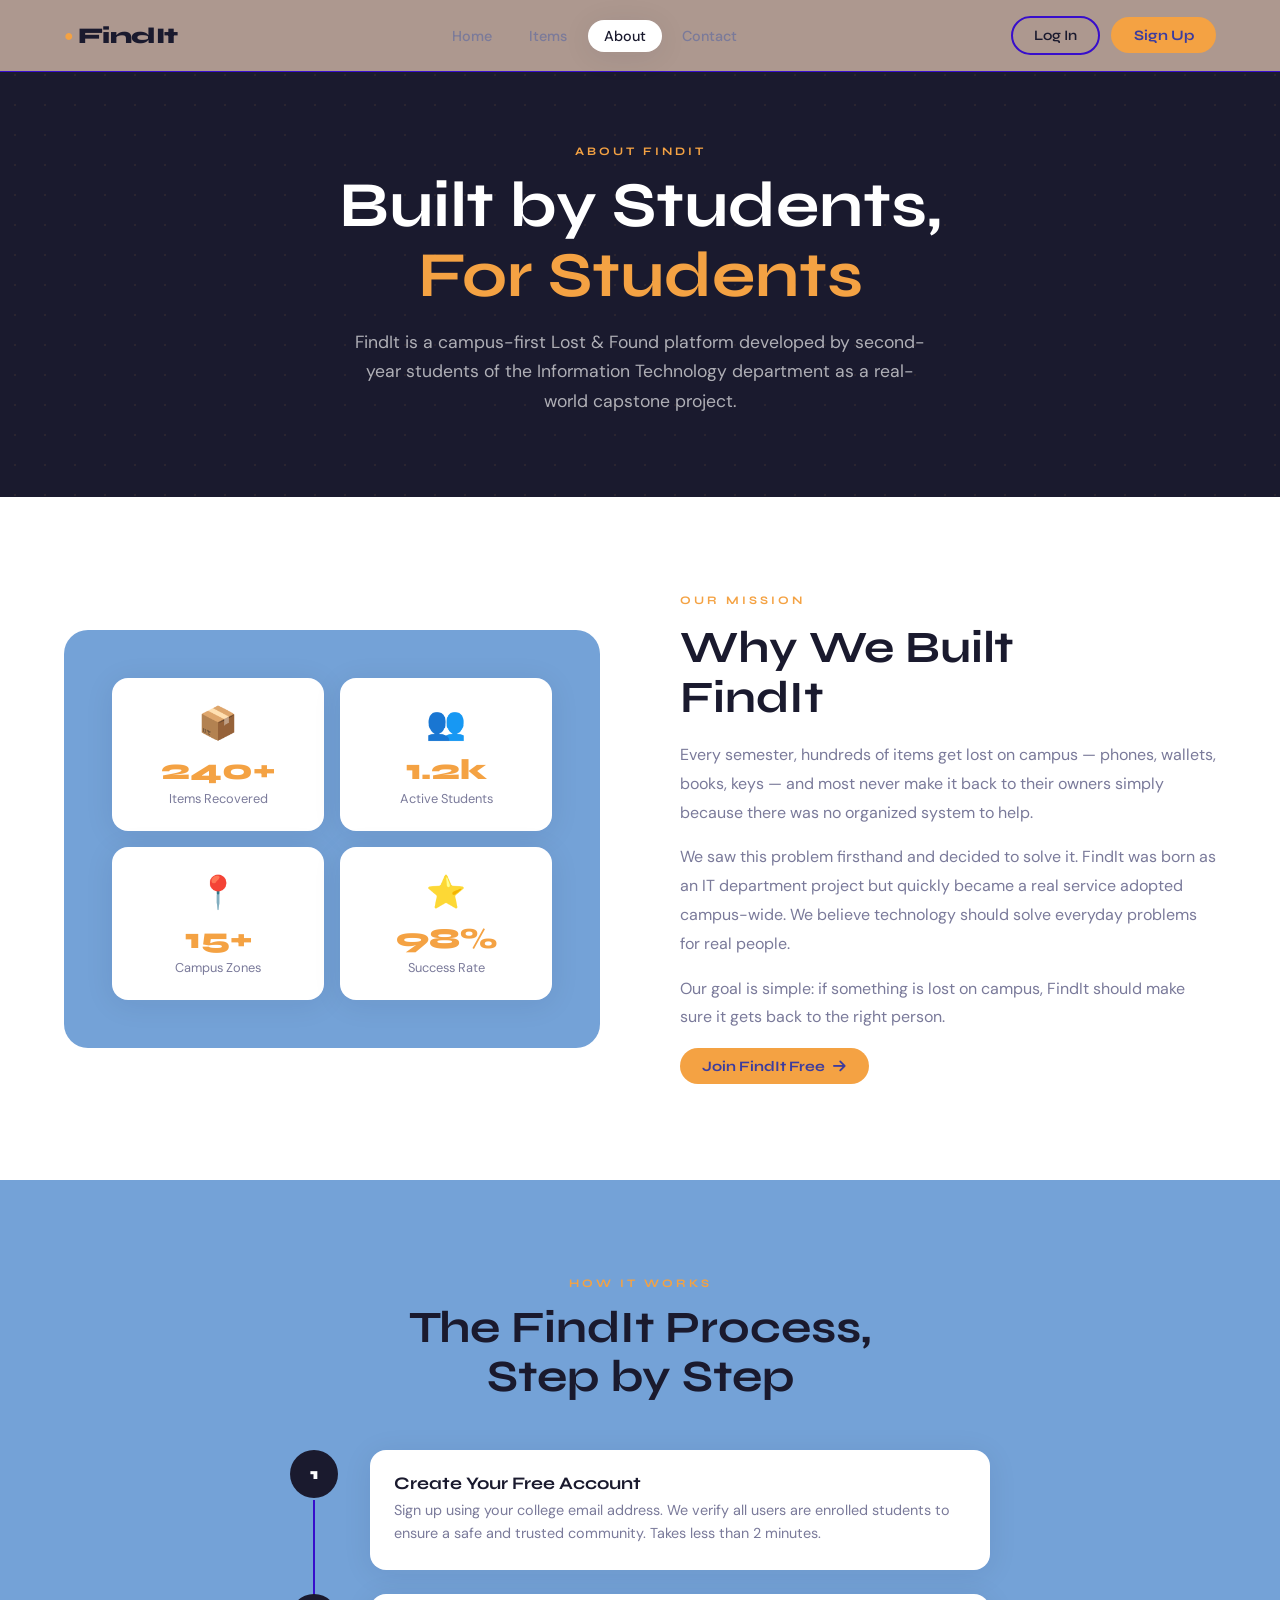
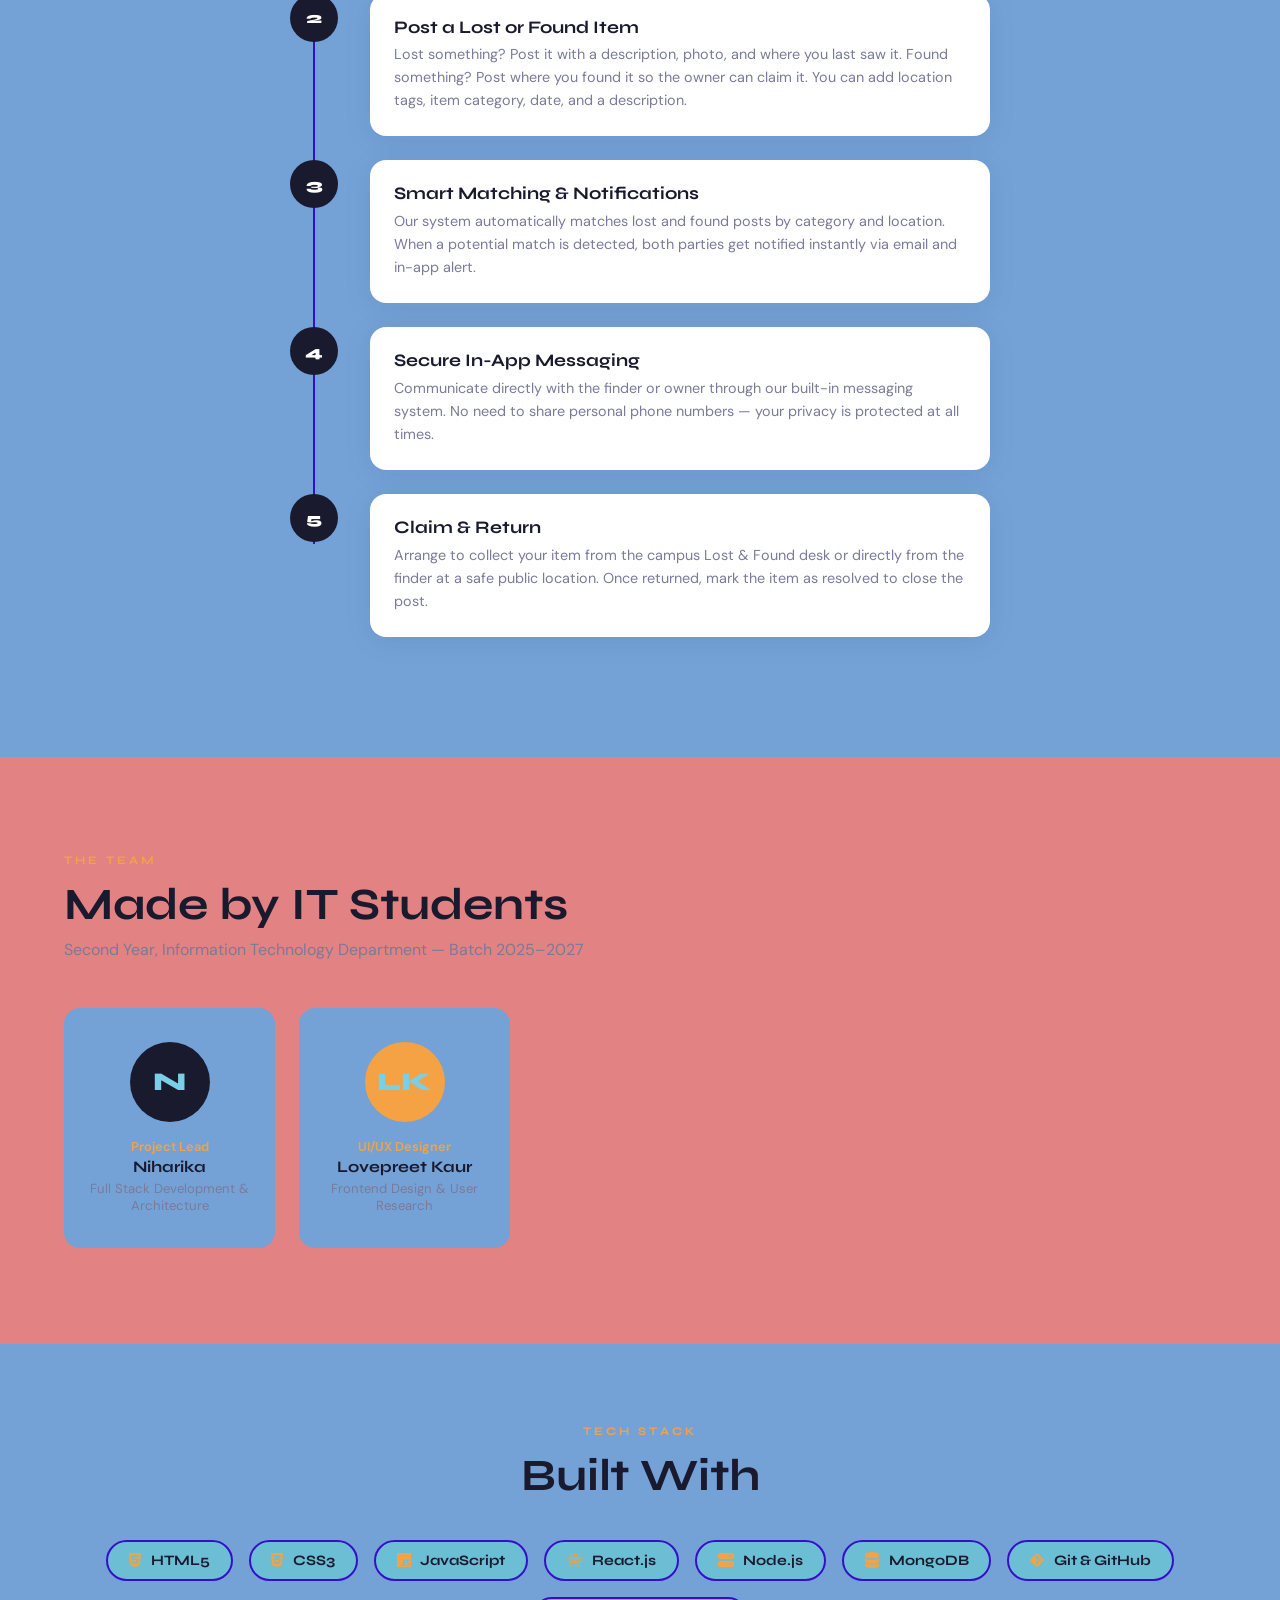
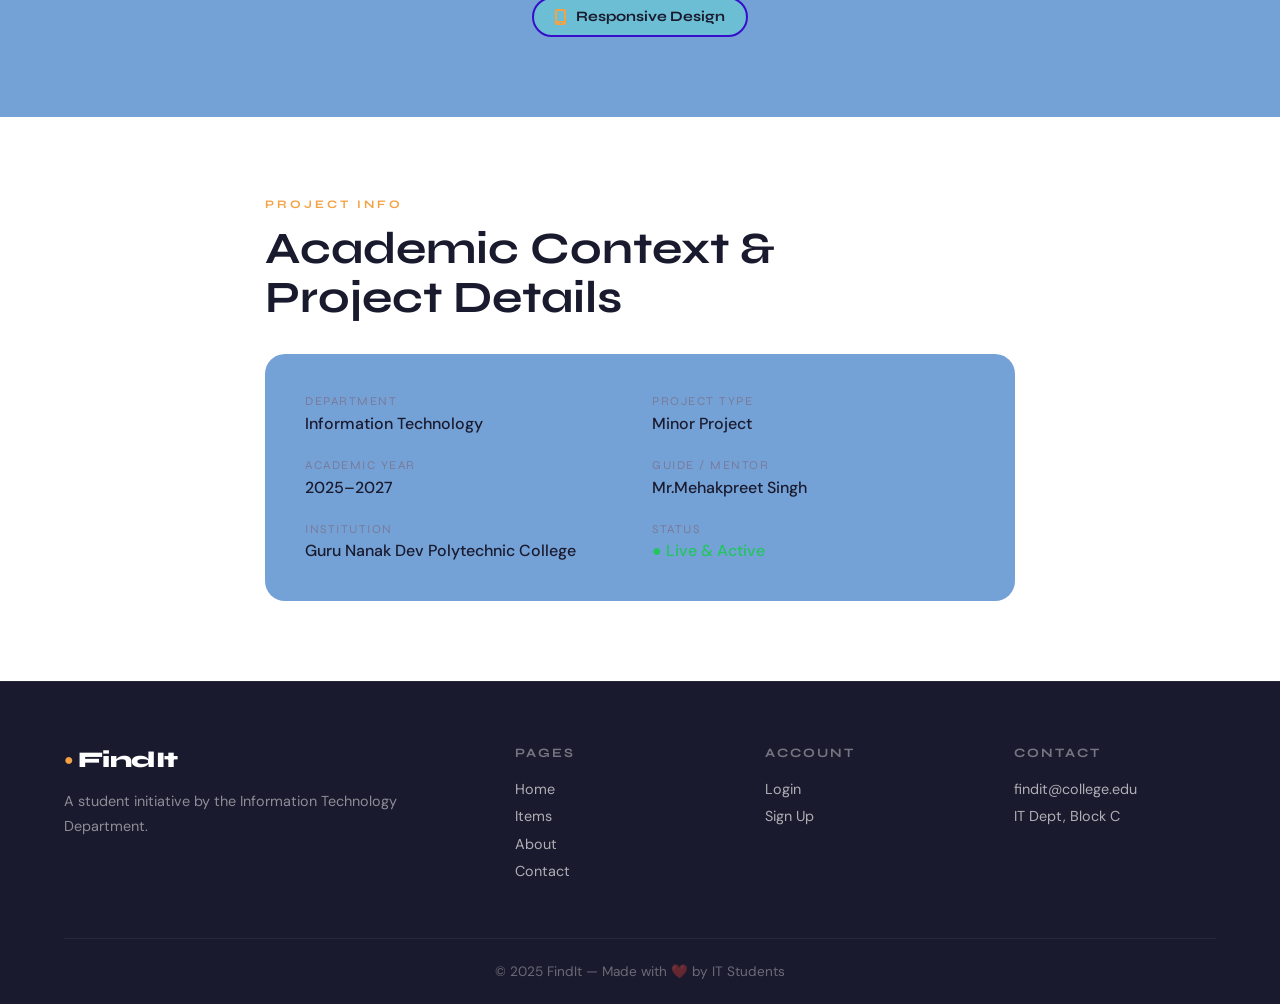
<file: about.html>
<!DOCTYPE html>
<html lang="en">
<head>
  <meta charset="UTF-8" />
  <meta name="viewport" content="width=device-width, initial-scale=1.0"/>
  <title>About – FindIt</title>
  <link rel="stylesheet" href="style.css" />
  <link href="https://fonts.googleapis.com/css2?family=Syne:wght@400;600;700;800&family=DM+Sans:ital,wght@0,300;0,400;0,500;1,300&display=swap" rel="stylesheet"/>
  <link rel="stylesheet" href="https://cdnjs.cloudflare.com/ajax/libs/font-awesome/6.5.0/css/all.min.css"/>
</head>
<body>

<nav class="navbar">
  <div class="nav-logo"><span class="dot">●</span> FindIt</div>
  <ul class="nav-links">
    <li><a href="index.html">Home</a></li>
    <li><a href="items.html">Items</a></li>
    <li><a href="about.html" class="active">About</a></li>
    <li><a href="contact.html">Contact</a></li>
  </ul>
  <div class="nav-actions">
    <a href="login.html" class="btn-outline">Log In</a>
    <a href="signup.html" class="btn-fill">Sign Up</a>
  </div>
  <button class="hamburger" onclick="toggleMenu()"><i class="fas fa-bars"></i></button>
</nav>
<div class="mobile-menu" id="mobileMenu">
  <a href="index.html">Home</a><a href="items.html">Items</a>
  <a href="about.html">About</a><a href="contact.html">Contact</a>
  <a href="login.html">Log In</a><a href="signup.html">Sign Up</a>
</div>

<!-- ABOUT HERO -->
<section class="about-hero">
  <div class="about-hero-content">
    <div class="section-label">ABOUT FINDIT</div>
    <h1>Built by Students,<br/><em style="color:var(--accent);font-style:normal">For Students</em></h1>
    <p>FindIt is a campus-first Lost & Found platform developed by second-year students of the Information Technology department as a real-world capstone project.</p>
  </div>
</section>

<!-- MISSION -->
<section class="about-mission">
  <div class="mission-visual">
    <div class="mission-stat-box">
      <div class="icon">📦</div>
      <span>240+</span><p>Items Recovered</p>
    </div>
    <div class="mission-stat-box">
      <div class="icon">👥</div>
      <span>1.2k</span><p>Active Students</p>
    </div>
    <div class="mission-stat-box">
      <div class="icon">📍</div>
      <span>15+</span><p>Campus Zones</p>
    </div>
    <div class="mission-stat-box">
      <div class="icon">⭐</div>
      <span>98%</span><p>Success Rate</p>
    </div>
  </div>
  <div class="mission-text">
    <div class="section-label">OUR MISSION</div>
    <h2>Why We Built<br/>FindIt</h2>
    <p>Every semester, hundreds of items get lost on campus — phones, wallets, books, keys — and most never make it back to their owners simply because there was no organized system to help.</p>
    <p>We saw this problem firsthand and decided to solve it. FindIt was born as an IT department project but quickly became a real service adopted campus-wide. We believe technology should solve everyday problems for real people.</p>
    <p>Our goal is simple: if something is lost on campus, FindIt should make sure it gets back to the right person.</p>
    <a href="signup.html" class="btn-fill">Join FindIt Free <i class="fas fa-arrow-right"></i></a>
  </div>
</section>

<!-- HOW IT WORKS DETAILED -->
<section class="how-works-section">
  <div class="section-label" style="text-align:center">HOW IT WORKS</div>
  <h2>The FindIt Process,<br/>Step by Step</h2>
  <div class="works-timeline">
    <div class="timeline-item">
      <div class="timeline-dot">1</div>
      <div class="timeline-content">
        <h4>Create Your Free Account</h4>
        <p>Sign up using your college email address. We verify all users are enrolled students to ensure a safe and trusted community. Takes less than 2 minutes.</p>
      </div>
    </div>
    <div class="timeline-item">
      <div class="timeline-dot">2</div>
      <div class="timeline-content">
        <h4>Post a Lost or Found Item</h4>
        <p>Lost something? Post it with a description, photo, and where you last saw it. Found something? Post where you found it so the owner can claim it. You can add location tags, item category, date, and a description.</p>
      </div>
    </div>
    <div class="timeline-item">
      <div class="timeline-dot">3</div>
      <div class="timeline-content">
        <h4>Smart Matching & Notifications</h4>
        <p>Our system automatically matches lost and found posts by category and location. When a potential match is detected, both parties get notified instantly via email and in-app alert.</p>
      </div>
    </div>
    <div class="timeline-item">
      <div class="timeline-dot">4</div>
      <div class="timeline-content">
        <h4>Secure In-App Messaging</h4>
        <p>Communicate directly with the finder or owner through our built-in messaging system. No need to share personal phone numbers — your privacy is protected at all times.</p>
      </div>
    </div>
    <div class="timeline-item">
      <div class="timeline-dot">5</div>
      <div class="timeline-content">
        <h4>Claim & Return</h4>
        <p>Arrange to collect your item from the campus Lost & Found desk or directly from the finder at a safe public location. Once returned, mark the item as resolved to close the post.</p>
      </div>
    </div>
  </div>
</section>

<!-- TEAM SECTION -->
<section class="team-section">
  <div class="section-label">THE TEAM</div>
  <h2>Made by IT Students</h2>
  <p>Second Year, Information Technology Department — Batch 2025–2027</p>
  <div class="team-grid">
    <div class="team-card">
      <div class="team-avatar" style="background:#1a1a2e">N</div>
      <p class="team-role">Project Lead</p>
      <h4>Niharika</h4>
      <p>Full Stack Development & Architecture</p>
    </div>
    <div class="team-card">
      <div class="team-avatar" style="background:#f4a243">LK</div>
      <p class="team-role">UI/UX Designer</p>
      <h4>Lovepreet Kaur</h4>
      <p>Frontend Design & User Research</p>
    </div>
    
  </div>
</section>

<!-- TECH STACK -->
<section class="tech-section">
  <div class="section-label" style="text-align:center">TECH STACK</div>
  <h2>Built With</h2>
  <div class="tech-chips">
    <div class="tech-chip"><i class="fab fa-html5"></i> HTML5</div>
    <div class="tech-chip"><i class="fab fa-css3-alt"></i> CSS3</div>
    <div class="tech-chip"><i class="fab fa-js"></i> JavaScript</div>
    <div class="tech-chip"><i class="fab fa-react"></i> React.js</div>
    <div class="tech-chip"><i class="fas fa-server"></i> Node.js</div>
    <div class="tech-chip"><i class="fas fa-database"></i> MongoDB</div>
  
    <div class="tech-chip"><i class="fab fa-git-alt"></i> Git & GitHub</div>
    
    <div class="tech-chip"><i class="fas fa-mobile-alt"></i> Responsive Design</div>
  </div>
</section>

<!-- PROJECT INFO -->
<section style="padding:5rem 5%;background:#fff">
  <div style="max-width:750px;margin:0 auto">
    <div class="section-label">PROJECT INFO</div>
    <h2 style="font-size:clamp(1.8rem,3.5vw,2.8rem);margin-bottom:2rem">Academic Context &<br/>Project Details</h2>
    <div style="background:var(--light-bg);border-radius:20px;padding:2.5rem;display:grid;grid-template-columns:1fr 1fr;gap:1.5rem">
      <div>
        <p style="font-family:'Syne',sans-serif;font-size:0.75rem;letter-spacing:1.5px;color:var(--muted);text-transform:uppercase;margin-bottom:0.3rem">Department</p>
        <p style="font-weight:500">Information Technology</p>
      </div>
      <div>
        <p style="font-family:'Syne',sans-serif;font-size:0.75rem;letter-spacing:1.5px;color:var(--muted);text-transform:uppercase;margin-bottom:0.3rem">Project Type</p>
        <p style="font-weight:500">Minor Project</p>
      </div>
      <div>
        <p style="font-family:'Syne',sans-serif;font-size:0.75rem;letter-spacing:1.5px;color:var(--muted);text-transform:uppercase;margin-bottom:0.3rem">Academic Year</p>
        <p style="font-weight:500">2025–2027</p>
      </div>
      <div>
        <p style="font-family:'Syne',sans-serif;font-size:0.75rem;letter-spacing:1.5px;color:var(--muted);text-transform:uppercase;margin-bottom:0.3rem">Guide / Mentor</p>
        <p style="font-weight:500">Mr.Mehakpreet Singh</p>
      </div>
      <div>
        <p style="font-family:'Syne',sans-serif;font-size:0.75rem;letter-spacing:1.5px;color:var(--muted);text-transform:uppercase;margin-bottom:0.3rem">Institution</p>
        <p style="font-weight:500">Guru Nanak Dev Polytechnic College</p>
      </div>
      <div>
        <p style="font-family:'Syne',sans-serif;font-size:0.75rem;letter-spacing:1.5px;color:var(--muted);text-transform:uppercase;margin-bottom:0.3rem">Status</p>
        <p style="font-weight:500;color:var(--green)">● Live & Active</p>
      </div>
    </div>
  </div>
</section>

<footer class="footer">
  <div class="footer-inner">
    <div class="footer-brand">
      <div class="nav-logo"><span class="dot">●</span> FindIt</div>
      <p>A student initiative by the Information Technology Department.</p>
    </div>
    <div class="footer-links"><h5>Pages</h5>
      <a href="index.html">Home</a><a href="items.html">Items</a>
      <a href="about.html">About</a><a href="contact.html">Contact</a>
    </div>
    <div class="footer-links"><h5>Account</h5>
      <a href="login.html">Login</a><a href="signup.html">Sign Up</a>
    </div>
    <div class="footer-links"><h5>Contact</h5>
      <a href="#">findit@college.edu</a><a href="#">IT Dept, Block C</a>
    </div>
  </div>
  <div class="footer-bottom"><p>© 2025 FindIt — Made with ❤️ by IT Students</p></div>
</footer>

<script src="script.js"></script>
</body>
</html>
</file>
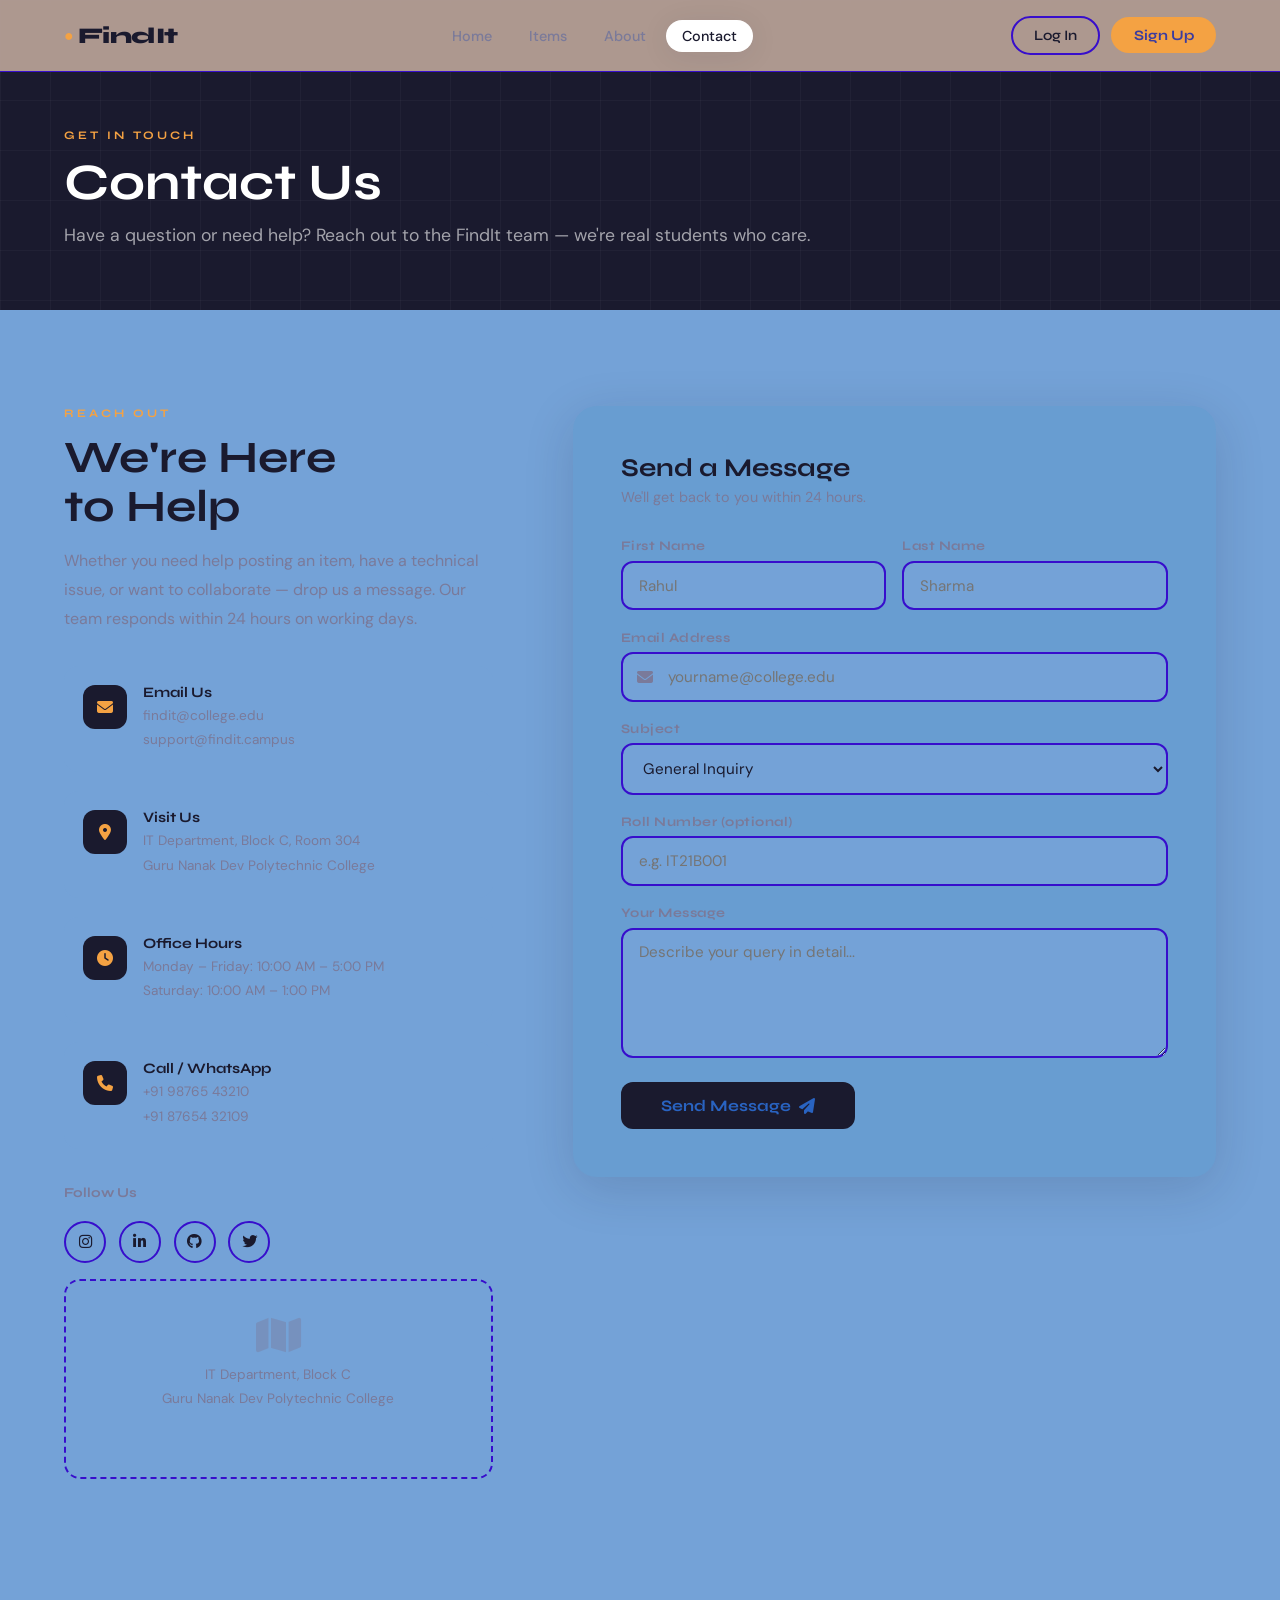
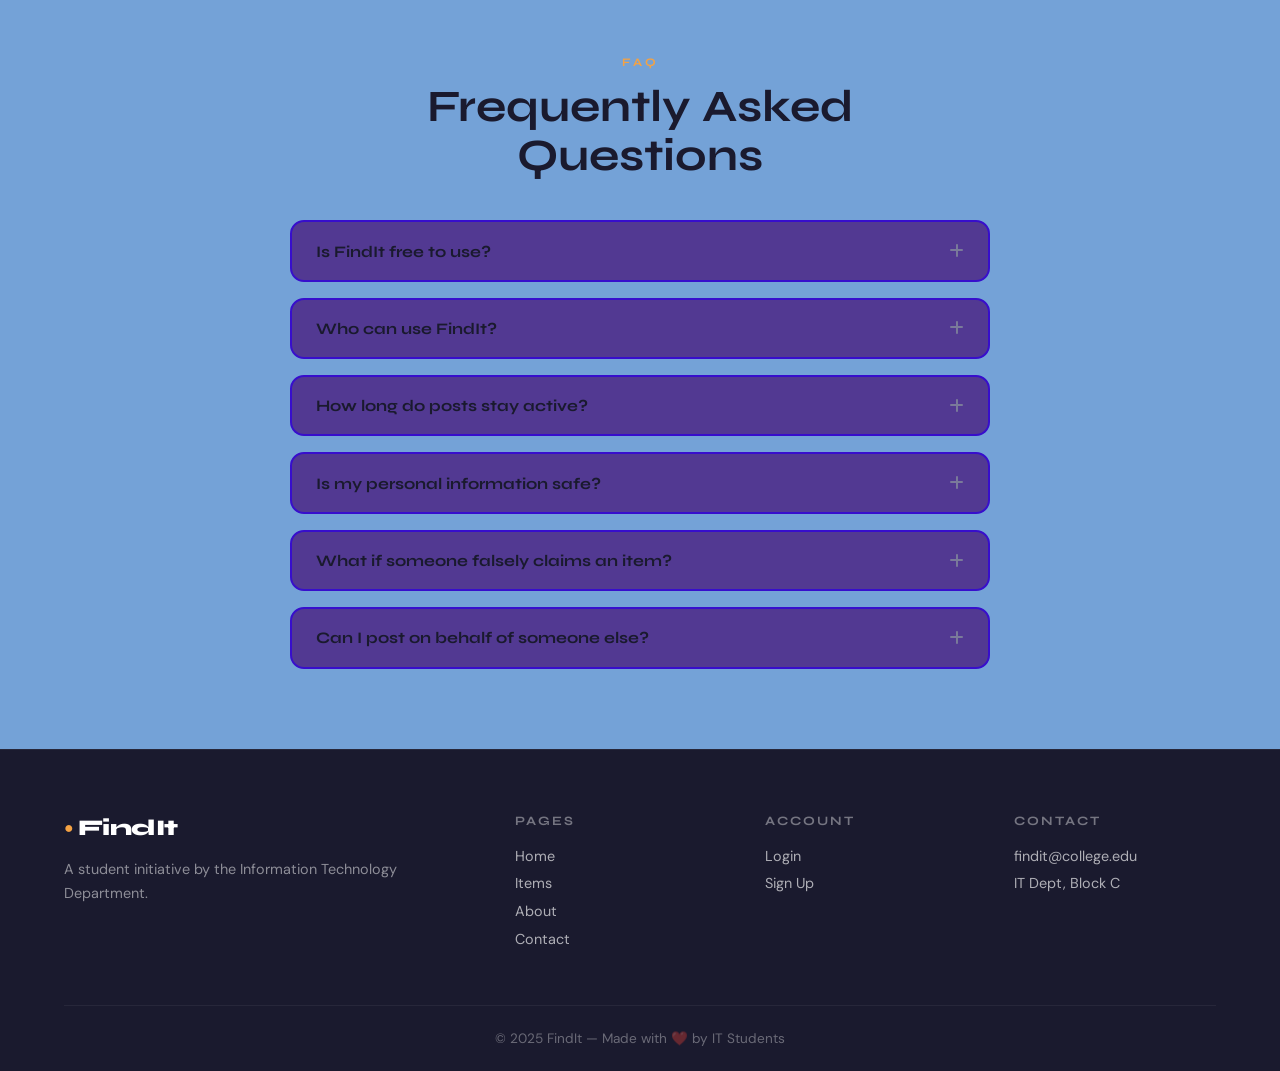
<file: contact.html>
<!DOCTYPE html>
<html lang="en">
<head>
  <meta charset="UTF-8" />
  <meta name="viewport" content="width=device-width, initial-scale=1.0"/>
  <title>Contact – FindIt</title>
  <link rel="stylesheet" href="style.css" />
  <link href="https://fonts.googleapis.com/css2?family=Syne:wght@400;600;700;800&family=DM+Sans:ital,wght@0,300;0,400;0,500;1,300&display=swap" rel="stylesheet"/>
  <link rel="stylesheet" href="https://cdnjs.cloudflare.com/ajax/libs/font-awesome/6.5.0/css/all.min.css"/>
</head>
<body>

<nav class="navbar">
  <div class="nav-logo"><span class="dot">●</span> FindIt</div>
  <ul class="nav-links">
    <li><a href="index.html">Home</a></li>
    <li><a href="items.html">Items</a></li>
    <li><a href="about.html">About</a></li>
    <li><a href="contact.html" class="active">Contact</a></li>
  </ul>
  <div class="nav-actions">
    <a href="login.html" class="btn-outline">Log In</a>
    <a href="signup.html" class="btn-fill">Sign Up</a>
  </div>
  <button class="hamburger" onclick="toggleMenu()"><i class="fas fa-bars"></i></button>
</nav>
<div class="mobile-menu" id="mobileMenu">
  <a href="index.html">Home</a><a href="items.html">Items</a>
  <a href="about.html">About</a><a href="contact.html">Contact</a>
  <a href="login.html">Log In</a><a href="signup.html">Sign Up</a>
</div>

<!-- PAGE HERO -->
<div class="page-hero">
  <div class="page-hero-content">
    <div class="section-label">GET IN TOUCH</div>
    <h1>Contact Us</h1>
    <p>Have a question or need help? Reach out to the FindIt team — we're real students who care.</p>
  </div>
</div>

<!-- CONTACT MAIN -->
<section class="contact-section">
  <!-- LEFT: INFO -->
  <div class="contact-info">
    <div class="section-label">REACH OUT</div>
    <h2>We're Here<br/>to Help</h2>
    <p>Whether you need help posting an item, have a technical issue, or want to collaborate — drop us a message. Our team responds within 24 hours on working days.</p>

    <div class="contact-details">
      <div class="contact-item">
        <div class="contact-icon"><i class="fas fa-envelope"></i></div>
        <div>
          <h5>Email Us</h5>
          <p>findit@college.edu</p>
          <p>support@findit.campus</p>
        </div>
      </div>
      <div class="contact-item">
        <div class="contact-icon"><i class="fas fa-map-marker-alt"></i></div>
        <div>
          <h5>Visit Us</h5>
          <p>IT Department, Block C, Room 304</p>
          <p>Guru Nanak Dev Polytechnic College</p>
        </div>
      </div>
      <div class="contact-item">
        <div class="contact-icon"><i class="fas fa-clock"></i></div>
        <div>
          <h5>Office Hours</h5>
          <p>Monday – Friday: 10:00 AM – 5:00 PM</p>
          <p>Saturday: 10:00 AM – 1:00 PM</p>
        </div>
      </div>
      <div class="contact-item">
        <div class="contact-icon"><i class="fas fa-phone"></i></div>
        <div>
          <h5>Call / WhatsApp</h5>
          <p>+91 98765 43210</p>
          <p>+91 87654 32109</p>
        </div>
      </div>
    </div>

    <div style="margin-bottom:1rem">
      <p style="font-family:'Syne',sans-serif;font-weight:700;font-size:0.85rem;margin-bottom:1rem">Follow Us</p>
      <div class="social-links">
        <a href="#" class="social-link"><i class="fab fa-instagram"></i></a>
        <a href="#" class="social-link"><i class="fab fa-linkedin-in"></i></a>
        <a href="#" class="social-link"><i class="fab fa-github"></i></a>
        <a href="#" class="social-link"><i class="fab fa-twitter"></i></a>
      </div>
    </div>

    <!-- Map placeholder -->
    <div style="background:var(--light-bg);border-radius:16px;height:200px;display:flex;align-items:center;justify-content:center;border:2px dashed var(--border);margin-top:1rem">
      <div style="text-align:center;color:var(--muted)">
        <i class="fas fa-map" style="font-size:2.5rem;margin-bottom:0.5rem;display:block;opacity:0.4"></i>
        <p style="font-size:0.85rem">IT Department, Block C<br/>Guru Nanak Dev Polytechnic College</p>
      </div>
    </div>
  </div>

  <!-- RIGHT: FORM -->
  <div>
    <div class="contact-form-box">
      <h3>Send a Message</h3>
      <p>We'll get back to you within 24 hours.</p>

      <form onsubmit="handleContact(event)">
        <div class="form-row">
          <div class="form-group">
            <label>First Name</label>
            <input type="text" placeholder="Rahul" required/>
          </div>
          <div class="form-group">
            <label>Last Name</label>
            <input type="text" placeholder="Sharma" required/>
          </div>
        </div>
        <div class="form-group">
          <label>Email Address</label>
          <div class="input-icon">
            <i class="fas fa-envelope"></i>
            <input type="email" placeholder="yourname@college.edu" required/>
          </div>
        </div>
        <div class="form-group">
          <label>Subject</label>
          <select>
            <option>General Inquiry</option>
            <option>I Lost an Item</option>
            <option>I Found an Item</option>
            <option>Technical Support</option>
            <option>Report a Problem</option>
            <option>Collaboration / Partnership</option>
            <option>Feedback & Suggestions</option>
          </select>
        </div>
        <div class="form-group">
          <label>Roll Number (optional)</label>
          <input type="text" placeholder="e.g. IT21B001"/>
        </div>
        <div class="form-group">
          <label>Your Message</label>
          <textarea rows="5" placeholder="Describe your query in detail..." required></textarea>
        </div>
        <button type="submit" class="contact-submit">
          Send Message <i class="fas fa-paper-plane"></i>
        </button>
      </form>
    </div>
  </div>
</section>

<!-- FAQ -->
<section class="faq-section">
  <div class="section-label" style="text-align:center">FAQ</div>
  <h2>Frequently Asked<br/>Questions</h2>
  <div class="faq-list">
    <div class="faq-item" onclick="toggleFaq(this)">
      <div class="faq-q">Is FindIt free to use? <i class="fas fa-plus"></i></div>
      <div class="faq-a">Yes! FindIt is completely free for all enrolled college students. There are no subscription fees or hidden charges.</div>
    </div>
    <div class="faq-item" onclick="toggleFaq(this)">
      <div class="faq-q">Who can use FindIt? <i class="fas fa-plus"></i></div>
      <div class="faq-a">FindIt is open to all students, faculty, and staff of the college. We verify accounts using college email addresses to maintain a trusted community.</div>
    </div>
    <div class="faq-item" onclick="toggleFaq(this)">
      <div class="faq-q">How long do posts stay active? <i class="fas fa-plus"></i></div>
      <div class="faq-a">Lost & Found posts stay active for 30 days by default. After that, they are archived but can be renewed by the poster. Items marked as resolved are removed immediately.</div>
    </div>
    <div class="faq-item" onclick="toggleFaq(this)">
      <div class="faq-q">Is my personal information safe? <i class="fas fa-plus"></i></div>
      <div class="faq-a">Absolutely. We never share your phone number or email publicly. All communication goes through our in-app secure messaging system. Your data is stored securely and never sold.</div>
    </div>
    <div class="faq-item" onclick="toggleFaq(this)">
      <div class="faq-q">What if someone falsely claims an item? <i class="fas fa-plus"></i></div>
      <div class="faq-a">We ask finders to request identity proof or item description from claimants before handing anything over. You can also report suspicious activity to our team using the report button.</div>
    </div>
    <div class="faq-item" onclick="toggleFaq(this)">
      <div class="faq-q">Can I post on behalf of someone else? <i class="fas fa-plus"></i></div>
      <div class="faq-a">Yes, you can. Simply mention in the description that you're posting on behalf of a friend or colleague, and include their contact preference if they consent.</div>
    </div>
  </div>
</section>

<!-- TOAST -->
<div id="toast" style="display:none;position:fixed;bottom:2rem;right:2rem;background:var(--primary);color:#fff;padding:1rem 1.5rem;border-radius:14px;font-family:'Syne',sans-serif;font-weight:600;box-shadow:0 8px 30px rgba(0,0,0,0.2);z-index:9999;border-left:4px solid var(--accent)">
  <i class="fas fa-check-circle" style="color:var(--accent)"></i> Message sent! We'll get back to you soon.
</div>

<footer class="footer">
  <div class="footer-inner">
    <div class="footer-brand">
      <div class="nav-logo"><span class="dot">●</span> FindIt</div>
      <p>A student initiative by the Information Technology Department.</p>
    </div>
    <div class="footer-links"><h5>Pages</h5>
      <a href="index.html">Home</a><a href="items.html">Items</a>
      <a href="about.html">About</a><a href="contact.html">Contact</a>
    </div>
    <div class="footer-links"><h5>Account</h5>
      <a href="login.html">Login</a><a href="signup.html">Sign Up</a>
    </div>
    <div class="footer-links"><h5>Contact</h5>
      <a href="#">findit@college.edu</a><a href="#">IT Dept, Block C</a>
    </div>
  </div>
  <div class="footer-bottom"><p>© 2025 FindIt — Made with ❤️ by IT Students</p></div>
</footer>

<script src="script.js"></script>
</body>
</html>
</file>
<file: style.css>
/* ============================================================
   FINDIT – LOST & FOUND | MAIN STYLESHEET
   IT Department Student Project
   ============================================================ */

:root {
  --primary: #1a1a2e;
  --accent: #f4a243;
  --accent2: #060101;
  --green: #22c55e;
  --light-bg: #74a2d7;
  --card-bg: #7668ac;
  --text: #1a1a2e;
  --muted: #7a7a9a;
  --border: #370ecc;
  --radius: 16px;
  --shadow: 0 4px 30px rgba(26,26,46,0.08);
  --shadow-lg: 0 12px 50px rgba(26,26,46,0.15);
}

*, *::before, *::after { margin: 0; padding: 0; box-sizing: border-box; }

html { scroll-behavior: smooth; }

body {
  font-family: 'DM Sans', sans-serif;
  background: var(--light-bg);
  color: var(--text);
  overflow-x: hidden;
}

h1, h2, h3, h4, h5 {
  font-family: 'Syne', sans-serif;
  line-height: 1.1;
}

a { text-decoration: none; color: inherit; }
ul { list-style: none; }

/* ---- BUTTONS ---- */
.btn-fill {
  background: var(--accent);
  color: #3c3c9f;
  padding: 0.6rem 1.4rem;
  border-radius: 50px;
  font-family: 'Syne', sans-serif;
  font-weight: 700;
  font-size: 0.9rem;
  transition: all 0.25s;
  display: inline-flex;
  align-items: center;
  gap: 0.5rem;
  border: none;
  cursor: pointer;
}
.btn-fill:hover { background: #d4882e; transform: translateY(-2px); box-shadow: 0 8px 25px rgba(244,162,67,0.4); }
.btn-fill.big { padding: 0.85rem 2rem; font-size: 1rem; }

.btn-outline {
  border: 2px solid var(--border);
  color: var(--text);
  padding: 0.55rem 1.3rem;
  border-radius: 50px;
  font-family: 'Syne', sans-serif;
  font-weight: 600;
  font-size: 0.9rem;
  transition: all 0.25s;
  display: inline-block;
}
.btn-outline:hover { border-color: var(--accent); color: var(--accent); }

.btn-ghost {
  background: rgba(255,255,255,0.15);
  border: 2px solid rgba(255,255,255,0.4);
  color: #5fc0dd;
  padding: 0.85rem 2rem;
  border-radius: 50px;
  font-family: 'Syne', sans-serif;
  font-weight: 700;
  font-size: 1rem;
  transition: all 0.25s;
  display: inline-block;
  backdrop-filter: blur(6px);
}
.btn-ghost:hover { background: rgba(255,255,255,0.25); transform: translateY(-2px); }

.btn-sm {
  background: var(--primary);
  color: #49a687;
  padding: 0.45rem 1.1rem;
  border-radius: 50px;
  font-family: 'Syne', sans-serif;
  font-weight: 600;
  font-size: 0.8rem;
  transition: all 0.2s;
  display: inline-block;
}
.btn-sm:hover { background: var(--accent); }

/* ---- NAVBAR ---- */
.navbar {
  position: fixed;
  top: 0;
  width: 100%;
  z-index: 999;
  background: rgba(186, 163, 152, 0.92);
  backdrop-filter: blur(12px);
  border-bottom: 1px solid var(--border);
  display: flex;
  align-items: center;
  padding: 1rem 5%;
  gap: 2rem;
}
.nav-logo {
  font-family: 'Syne', sans-serif;
  font-size: 1.4rem;
  font-weight: 800;
  letter-spacing: -0.5px;
  display: flex;
  align-items: center;
  gap: 0.3rem;
}
.dot { color: var(--accent); font-size: 1rem; }
.nav-links {
  display: flex;
  gap: 0.3rem;
  flex: 1;
  justify-content: center;
}
.nav-links a {
  padding: 0.45rem 1rem;
  border-radius: 50px;
  font-size: 0.9rem;
  font-weight: 500;
  color: var(--muted);
  transition: all 0.2s;
}
.nav-links a:hover, .nav-links a.active { color: var(--text); background: #fff; box-shadow: var(--shadow); }
.nav-actions { display: flex; gap: 0.7rem; align-items: center; }
.hamburger { display: none; background: none; border: none; font-size: 1.3rem; cursor: pointer; color: var(--text); }
.mobile-menu {
  display: none;
  flex-direction: column;
  position: fixed;
  top: 70px; left: 0; right: 0;
  background: var(--light-bg);
  padding: 1.5rem 5%;
  border-bottom: 1px solid var(--border);
  z-index: 998;
  gap: 1rem;
}
.mobile-menu.open { display: flex; }
.mobile-menu a { font-family: 'Syne', sans-serif; font-weight: 600; color: var(--text); font-size: 1.1rem; }

/* ---- HERO ---- */
.hero {
  min-height: 100vh;
  background: var(--primary);
  display: flex;
  align-items: center;
  padding: 8rem 5% 4rem;
  gap: 4rem;
  position: relative;
  overflow: hidden;
}
.hero-bg { position: absolute; inset: 0; pointer-events: none; }
.blob {
  position: absolute;
  border-radius: 50%;
  filter: blur(80px);
  opacity: 0.25;
}
.blob1 {
  width: 500px; height: 500px;
  background: var(--accent);
  top: -100px; right: 20%;
  animation: float1 8s ease-in-out infinite;
}
.blob2 {
  width: 350px; height: 350px;
  background: #6c63ff;
  bottom: -50px; right: 5%;
  animation: float2 6s ease-in-out infinite;
}
.grid-overlay {
  position: absolute;
  inset: 0;
  background-image: linear-gradient(rgba(255,255,255,0.03) 1px, transparent 1px),
                    linear-gradient(90deg, rgba(255,255,255,0.03) 1px, transparent 1px);
  background-size: 50px 50px;
}
@keyframes float1 { 0%,100%{transform:translate(0,0)} 50%{transform:translate(-30px,30px)} }
@keyframes float2 { 0%,100%{transform:translate(0,0)} 50%{transform:translate(20px,-20px)} }

.hero-content { position: relative; flex: 1; max-width: 620px; }
.hero-badge {
  display: inline-flex;
  align-items: center;
  gap: 0.5rem;
  background: rgba(244,162,67,0.15);
  color: var(--accent);
  border: 1px solid rgba(244,162,67,0.3);
  padding: 0.45rem 1.1rem;
  border-radius: 50px;
  font-size: 0.85rem;
  font-weight: 600;
  margin-bottom: 1.5rem;
  font-family: 'Syne', sans-serif;
}
.hero h1 {
  font-size: clamp(2.8rem, 6vw, 4.8rem);
  color: #fff;
  font-weight: 800;
  line-height: 1.05;
  margin-bottom: 1.5rem;
}
.hero h1 em {
  font-style: normal;
  color: var(--accent);
}
.hero-sub { color: rgba(255,255,255,0.65); font-size: 1.1rem; line-height: 1.7; margin-bottom: 2.5rem; max-width: 480px; }
.hero-btns { display: flex; gap: 1rem; flex-wrap: wrap; margin-bottom: 3rem; }
.hero-stats { display: flex; gap: 2.5rem; flex-wrap: wrap; }
.stat span { display: block; font-family: 'Syne', sans-serif; font-size: 1.8rem; font-weight: 800; color: var(--accent); }
.stat p { color: rgba(255,255,255,0.5); font-size: 0.85rem; margin-top: 0.2rem; }

.hero-visual { position: relative; flex-shrink: 0; }
.phone-card {
  background: rgba(255,255,255,0.08);
  backdrop-filter: blur(20px);
  border: 1px solid rgba(255,255,255,0.15);
  border-radius: 24px;
  padding: 1.5rem;
  width: 280px;
  animation: floatCard 5s ease-in-out infinite;
}
@keyframes floatCard { 0%,100%{transform:translateY(0)} 50%{transform:translateY(-12px)} }
.card-label { color: rgba(255,255,255,0.5); font-size: 0.75rem; font-weight: 600; letter-spacing: 1px; text-transform: uppercase; margin-bottom: 1rem; }
.item-chip {
  display: flex; align-items: center; gap: 0.7rem;
  background: rgba(255,255,255,0.07);
  border: 1px solid rgba(255,255,255,0.1);
  border-radius: 12px;
  padding: 0.6rem 0.9rem;
  margin-bottom: 0.7rem;
  color: rgba(255,255,255,0.85);
  font-size: 0.85rem;
  font-weight: 500;
}
.item-chip img { width: 28px; height: 28px; }
.card-footer { color: var(--accent); font-size: 0.8rem; font-weight: 600; margin-top: 1rem; display: flex; align-items: center; gap: 0.4rem; }

/* ---- SECTION COMMON ---- */
.section-label {
  font-family: 'Syne', sans-serif;
  font-size: 0.72rem;
  font-weight: 700;
  letter-spacing: 3px;
  color: var(--accent);
  text-transform: uppercase;
  margin-bottom: 0.8rem;
}

/* ---- HOW IT WORKS ---- */
.how-section {
  padding: 6rem 5%;
  background: #fff;
}
.how-section h2 { font-size: clamp(2rem,4vw,3rem); margin-bottom: 3.5rem; }
.steps {
  display: flex;
  align-items: flex-start;
  gap: 1rem;
  flex-wrap: wrap;
}
.step {
  flex: 1;
  min-width: 200px;
  background: var(--light-bg);
  border-radius: var(--radius);
  padding: 2rem;
  position: relative;
  transition: transform 0.3s;
}
.step:hover { transform: translateY(-6px); box-shadow: var(--shadow-lg); }
.step-num {
  font-family: 'Syne', sans-serif;
  font-size: 3rem;
  font-weight: 800;
  color: var(--border);
  line-height: 1;
  margin-bottom: 0.5rem;
}
.step-icon {
  width: 50px; height: 50px;
  background: var(--accent);
  border-radius: 14px;
  display: flex; align-items: center; justify-content: center;
  color: #fff; font-size: 1.2rem;
  margin-bottom: 1rem;
}
.step h3 { font-size: 1.2rem; margin-bottom: 0.5rem; }
.step p { color: var(--muted); font-size: 0.9rem; line-height: 1.6; }
.step-arrow { font-size: 1.2rem; color: var(--border); padding-top: 3.5rem; flex-shrink: 0; }

/* ---- CATEGORIES ---- */
.categories-section {
  padding: 6rem 5%;
  background: var(--light-bg);
}
.categories-section h2 { font-size: clamp(2rem,4vw,3rem); margin-bottom: 3rem; }
.cats { display: grid; grid-template-columns: repeat(auto-fill, minmax(160px, 1fr)); gap: 1.2rem; }
.cat-card {
  background: #fff;
  border-radius: var(--radius);
  padding: 1.8rem 1rem;
  text-align: center;
  border: 2px solid transparent;
  transition: all 0.3s;
  cursor: pointer;
}
.cat-card:hover { border-color: var(--accent); transform: translateY(-4px); box-shadow: var(--shadow); }
.cat-icon {
  width: 70px; height: 70px;
  border-radius: 18px;
  display: flex; align-items: center; justify-content: center;
  margin: 0 auto 1rem;
}
.cat-icon img { width: 40px; height: 40px; }
.cat-card span { font-family: 'Syne', sans-serif; font-weight: 700; font-size: 0.9rem; }

/* ---- RECENT ITEMS ---- */
.recent-section { padding: 6rem 5%; background: #fff; }
.recent-section h2 { font-size: clamp(2rem,4vw,3rem); margin-bottom: 3rem; }
.items-grid { display: grid; grid-template-columns: repeat(auto-fill, minmax(240px, 1fr)); gap: 1.5rem; }
.item-card {
  background: var(--light-bg);
  border-radius: var(--radius);
  padding: 1.5rem;
  display: flex;
  flex-direction: column;
  align-items: center;
  gap: 0.8rem;
  text-align: center;
  position: relative;
  border: 2px solid transparent;
  transition: all 0.3s;
}
.item-card:hover { border-color: var(--accent); box-shadow: var(--shadow); transform: translateY(-4px); }
.item-card img { width: 72px; height: 72px; }
.badge { position: absolute; top: 1rem; right: 1rem; padding: 0.3rem 0.75rem; border-radius: 50px; font-size: 0.72rem; font-weight: 700; font-family: 'Syne', sans-serif; }
.found-badge { background: #d1fadf; color: #15803d; }
.lost-badge { background: #fee2e2; color: #b91c1c; }
.item-info h4 { font-size: 1rem; margin-bottom: 0.4rem; }
.item-info p { color: var(--muted); font-size: 0.8rem; display: flex; align-items: center; gap: 0.4rem; justify-content: center; margin-bottom: 0.2rem; }

/* ---- CTA BANNER ---- */
.cta-section {
  padding: 5rem 5%;
  background: var(--primary);
}
.cta-inner { max-width: 650px; margin: 0 auto; text-align: center; }
.cta-inner h2 { font-size: clamp(2rem,4vw,3.2rem); color: #fff; margin-bottom: 1rem; }
.cta-inner p { color: rgba(255,255,255,0.65); font-size: 1.05rem; line-height: 1.7; margin-bottom: 2rem; }

/* ---- FOOTER ---- */
.footer { background: var(--primary); border-top: 1px solid rgba(255,255,255,0.06); padding: 4rem 5% 1.5rem; }
.footer-inner {
  display: grid;
  grid-template-columns: 2fr 1fr 1fr 1fr;
  gap: 3rem;
  margin-bottom: 3rem;
}
.footer-brand .nav-logo { color: #fff; margin-bottom: 1rem; }
.footer-brand p { color: rgba(255,255,255,0.5); font-size: 0.9rem; line-height: 1.7; }
.footer-links h5 { font-family: 'Syne', sans-serif; font-size: 0.8rem; letter-spacing: 2px; text-transform: uppercase; color: rgba(255,255,255,0.4); margin-bottom: 1.2rem; }
.footer-links a { display: block; color: rgba(255,255,255,0.65); font-size: 0.9rem; margin-bottom: 0.6rem; transition: color 0.2s; }
.footer-links a:hover { color: var(--accent); }
.footer-bottom { border-top: 1px solid rgba(255,255,255,0.06); padding-top: 1.5rem; text-align: center; }
.footer-bottom p { color: rgba(255,255,255,0.35); font-size: 0.85rem; }

/* ============================================================
   ITEMS PAGE
   ============================================================ */
.page-hero {
  background: var(--primary);
  padding: 8rem 5% 4rem;
  position: relative;
  overflow: hidden;
}
.page-hero::after {
  content: '';
  position: absolute;
  inset: 0;
  background-image: linear-gradient(rgba(255,255,255,0.03) 1px, transparent 1px),
                    linear-gradient(90deg, rgba(255,255,255,0.03) 1px, transparent 1px);
  background-size: 50px 50px;
}
.page-hero-content { position: relative; z-index: 1; }
.page-hero h1 { color: #fff; font-size: clamp(2rem,4vw,3.5rem); margin-bottom: 0.8rem; }
.page-hero p { color: rgba(255,255,255,0.6); font-size: 1.1rem; }

.items-section { padding: 4rem 5%; }
.filters-bar {
  display: flex;
  gap: 1rem;
  flex-wrap: wrap;
  margin-bottom: 2.5rem;
  align-items: center;
}
.search-box {
  flex: 1;
  min-width: 220px;
  display: flex;
  align-items: center;
  background: #fff;
  border: 2px solid var(--border);
  border-radius: 50px;
  padding: 0.6rem 1.2rem;
  gap: 0.6rem;
}
.search-box i { color: var(--muted); }
.search-box input {
  border: none; outline: none;
  font-family: 'DM Sans', sans-serif;
  font-size: 0.95rem;
  background: transparent;
  flex: 1;
}
.filter-select {
  background: #fff;
  border: 2px solid var(--border);
  border-radius: 50px;
  padding: 0.65rem 1.2rem;
  font-family: 'DM Sans', sans-serif;
  font-size: 0.9rem;
  cursor: pointer;
  outline: none;
}
.filter-tab {
  padding: 0.6rem 1.4rem;
  border-radius: 50px;
  border: 2px solid var(--border);
  background: #fff;
  font-family: 'Syne', sans-serif;
  font-size: 0.85rem;
  font-weight: 600;
  cursor: pointer;
  transition: all 0.2s;
}
.filter-tab.active, .filter-tab:hover { background: var(--primary); color: #fff; border-color: var(--primary); }

.full-items-grid { display: grid; grid-template-columns: repeat(auto-fill, minmax(260px, 1fr)); gap: 1.5rem; }
.full-item-card {
  background: #fff;
  border-radius: var(--radius);
  overflow: hidden;
  border: 2px solid var(--border);
  transition: all 0.3s;
}
.full-item-card:hover { border-color: var(--accent); box-shadow: var(--shadow-lg); transform: translateY(-4px); }
.card-img {
  background: var(--light-bg);
  height: 160px;
  display: flex;
  align-items: center;
  justify-content: center;
}
.card-img img { width: 80px; height: 80px; }
.card-body { padding: 1.2rem; }
.card-meta { display: flex; justify-content: space-between; align-items: center; margin-bottom: 0.5rem; }
.card-body h4 { font-size: 1rem; margin-bottom: 0.5rem; }
.card-body p { color: var(--muted); font-size: 0.82rem; display: flex; align-items: center; gap: 0.35rem; margin-bottom: 0.3rem; }
.card-actions { display: flex; gap: 0.7rem; margin-top: 1rem; }
.btn-primary-sm {
  flex: 1;
  background: var(--primary);
  color: #fff;
  padding: 0.55rem 0;
  border-radius: 50px;
  text-align: center;
  font-family: 'Syne', sans-serif;
  font-size: 0.82rem;
  font-weight: 700;
  transition: all 0.2s;
}
.btn-primary-sm:hover { background: var(--accent); }
.btn-secondary-sm {
  flex: 1;
  border: 2px solid var(--border);
  color: var(--text);
  padding: 0.55rem 0;
  border-radius: 50px;
  text-align: center;
  font-family: 'Syne', sans-serif;
  font-size: 0.82rem;
  font-weight: 700;
  transition: all 0.2s;
}
.btn-secondary-sm:hover { border-color: var(--primary); }

.post-item-cta {
  background: var(--primary);
  border-radius: 20px;
  padding: 2.5rem;
  text-align: center;
  color: #fff;
  margin: 3rem 0;
}
.post-item-cta h3 { font-size: 1.6rem; margin-bottom: 0.6rem; }
.post-item-cta p { color: rgba(255,255,255,0.6); margin-bottom: 1.5rem; }

/* ============================================================
   AUTH PAGES (LOGIN / SIGNUP)
   ============================================================ */
.auth-page {
  min-height: 100vh;
  display: grid;
  grid-template-columns: 1fr 1fr;
}
.auth-visual {
  background: var(--primary);
  display: flex;
  flex-direction: column;
  justify-content: center;
  align-items: flex-start;
  padding: 5rem;
  position: relative;
  overflow: hidden;
}
.auth-visual::before {
  content: '';
  position: absolute;
  width: 400px; height: 400px;
  background: var(--accent);
  border-radius: 50%;
  top: -100px; right: -100px;
  opacity: 0.12;
  filter: blur(60px);
}
.auth-visual .nav-logo { color: #fff; margin-bottom: 3rem; font-size: 1.5rem; }
.auth-visual h2 { color: #fff; font-size: 2.5rem; margin-bottom: 1rem; }
.auth-visual p { color: rgba(255,255,255,0.6); line-height: 1.7; max-width: 380px; margin-bottom: 2rem; }
.auth-features { display: flex; flex-direction: column; gap: 1rem; }
.auth-feature {
  display: flex; align-items: center; gap: 0.8rem;
  color: rgba(255,255,255,0.75);
  font-size: 0.95rem;
}
.auth-feature i { color: var(--accent); font-size: 1rem; }

.auth-form-section {
  background: var(--light-bg);
  display: flex;
  align-items: center;
  justify-content: center;
  padding: 4rem 5%;
}
.auth-form-box {
  width: 100%;
  max-width: 420px;
  background: #fff;
  border-radius: 24px;
  padding: 3rem;
  box-shadow: var(--shadow-lg);
}
.auth-form-box h3 { font-size: 1.8rem; margin-bottom: 0.4rem; }
.auth-form-box > p { color: var(--muted); font-size: 0.9rem; margin-bottom: 2rem; }
.form-group { margin-bottom: 1.2rem; }
.form-group label {
  display: block;
  font-family: 'Syne', sans-serif;
  font-weight: 700;
  font-size: 0.82rem;
  color: var(--muted);
  letter-spacing: 0.5px;
  margin-bottom: 0.4rem;
}
.form-group input, .form-group select, .form-group textarea {
  width: 100%;
  background: var(--light-bg);
  border: 2px solid var(--border);
  border-radius: 12px;
  padding: 0.8rem 1rem;
  font-family: 'DM Sans', sans-serif;
  font-size: 0.95rem;
  transition: border 0.2s;
  outline: none;
  color: var(--text);
}
.form-group input:focus, .form-group select:focus, .form-group textarea:focus { border-color: var(--accent); }
.input-icon { position: relative; }
.input-icon i { position: absolute; left: 1rem; top: 50%; transform: translateY(-50%); color: var(--muted); }
.input-icon input { padding-left: 2.8rem; }
.form-row { display: grid; grid-template-columns: 1fr 1fr; gap: 1rem; }
.auth-submit {
  width: 100%;
  background: var(--primary);
  color: #fff;
  border: none;
  border-radius: 12px;
  padding: 0.9rem;
  font-family: 'Syne', sans-serif;
  font-weight: 700;
  font-size: 1rem;
  cursor: pointer;
  transition: all 0.25s;
  margin-top: 0.5rem;
}
.auth-submit:hover { background: var(--accent); transform: translateY(-2px); box-shadow: 0 8px 25px rgba(244,162,67,0.3); }
.auth-divider {
  text-align: center;
  color: var(--muted);
  font-size: 0.85rem;
  margin: 1.2rem 0;
  position: relative;
}
.auth-divider::before, .auth-divider::after {
  content: '';
  position: absolute;
  top: 50%; width: 38%;
  height: 1px; background: var(--border);
}
.auth-divider::before { left: 0; }
.auth-divider::after { right: 0; }
.auth-link { text-align: center; font-size: 0.9rem; color: var(--muted); margin-top: 1.5rem; }
.auth-link a { color: var(--accent); font-weight: 700; }
.social-btn {
  display: flex; align-items: center; justify-content: center; gap: 0.7rem;
  width: 100%;
  border: 2px solid var(--border);
  background: #fff;
  border-radius: 12px;
  padding: 0.75rem;
  font-family: 'Syne', sans-serif;
  font-weight: 600;
  font-size: 0.9rem;
  cursor: pointer;
  transition: all 0.2s;
  margin-bottom: 0.8rem;
}
.social-btn:hover { border-color: var(--text); }
.remember-row { display: flex; justify-content: space-between; align-items: center; margin-bottom: 1rem; }
.remember-row label { display: flex; align-items: center; gap: 0.4rem; font-size: 0.85rem; color: var(--muted); cursor: pointer; }
.remember-row a { color: var(--accent); font-size: 0.85rem; font-weight: 600; }

/* ============================================================
   ABOUT PAGE
   ============================================================ */
.about-hero {
  background: var(--primary);
  padding: 9rem 5% 5rem;
  text-align: center;
  position: relative;
  overflow: hidden;
}
.about-hero::after {
  content: '';
  position: absolute;
  inset: 0;
  background-image: radial-gradient(rgba(244,162,67,0.08) 1px, transparent 1px);
  background-size: 30px 30px;
}
.about-hero-content { position: relative; z-index: 1; }
.about-hero h1 { color: #fff; font-size: clamp(2.5rem,5vw,4rem); margin-bottom: 1rem; }
.about-hero p { color: rgba(255,255,255,0.65); font-size: 1.1rem; max-width: 580px; margin: 0 auto; line-height: 1.7; }

.about-mission {
  padding: 6rem 5%;
  display: grid;
  grid-template-columns: 1fr 1fr;
  gap: 5rem;
  align-items: center;
  background: #fff;
}
.mission-visual {
  background: var(--light-bg);
  border-radius: 24px;
  padding: 3rem;
  display: grid;
  grid-template-columns: 1fr 1fr;
  gap: 1rem;
}
.mission-stat-box {
  background: #fff;
  border-radius: 16px;
  padding: 1.5rem;
  text-align: center;
  box-shadow: var(--shadow);
}
.mission-stat-box .icon { font-size: 2rem; margin-bottom: 0.5rem; }
.mission-stat-box span { display: block; font-family: 'Syne', sans-serif; font-size: 1.8rem; font-weight: 800; color: var(--accent); }
.mission-stat-box p { color: var(--muted); font-size: 0.8rem; margin-top: 0.2rem; }
.mission-text .section-label { margin-bottom: 1rem; }
.mission-text h2 { font-size: clamp(1.8rem,3.5vw,2.8rem); margin-bottom: 1.2rem; }
.mission-text p { color: var(--muted); line-height: 1.8; margin-bottom: 1rem; }

.how-works-section { padding: 6rem 5%; background: var(--light-bg); }
.how-works-section h2 { font-size: clamp(1.8rem,3.5vw,2.8rem); margin-bottom: 3rem; text-align: center; }
.works-timeline { max-width: 700px; margin: 0 auto; display: flex; flex-direction: column; gap: 0; }
.timeline-item {
  display: flex;
  gap: 2rem;
  position: relative;
}
.timeline-item:not(:last-child)::after {
  content: '';
  position: absolute;
  left: 23px; top: 50px;
  width: 2px; height: calc(100%);
  background: var(--border);
}
.timeline-dot {
  width: 48px; height: 48px;
  background: var(--primary);
  border-radius: 50%;
  flex-shrink: 0;
  display: flex;
  align-items: center;
  justify-content: center;
  color: #fff;
  font-family: 'Syne', sans-serif;
  font-weight: 800;
  font-size: 1rem;
  position: relative;
  z-index: 1;
}
.timeline-content {
  background: #fff;
  border-radius: var(--radius);
  padding: 1.5rem;
  flex: 1;
  margin-bottom: 1.5rem;
  box-shadow: var(--shadow);
}
.timeline-content h4 { font-size: 1.1rem; margin-bottom: 0.4rem; }
.timeline-content p { color: var(--muted); font-size: 0.9rem; line-height: 1.6; }

.team-section { padding: 6rem 5%; background: #e28282; }
.team-section h2 { font-size: clamp(1.8rem,3.5vw,2.8rem); margin-bottom: 0.6rem; }
.team-section > p { color: var(--muted); margin-bottom: 3rem; }
.team-grid { display: grid; grid-template-columns: repeat(auto-fill, minmax(200px, 1fr)); gap: 1.5rem; }
.team-card {
  background: var(--light-bg);
  border-radius: var(--radius);
  padding: 2rem 1.5rem;
  text-align: center;
  transition: all 0.3s;
  border: 2px solid transparent;
}
.team-card:hover { border-color: var(--accent); box-shadow: var(--shadow); transform: translateY(-4px); }
.team-avatar {
  width: 80px; height: 80px;
  border-radius: 50%;
  background: var(--primary);
  margin: 0 auto 1rem;
  display: flex;
  align-items: center;
  justify-content: center;
  font-family: 'Syne', sans-serif;
  font-weight: 800;
  font-size: 1.6rem;
  color: #7acfe8;
}
.team-card h4 { font-size: 1rem; margin-bottom: 0.3rem; }
.team-card p { color: var(--muted); font-size: 0.82rem; }
.team-role { color: var(--accent) !important; font-weight: 600 !important; font-size: 0.8rem !important; margin-bottom: 0.2rem !important; }

.tech-section { padding: 5rem 5%; background: var(--light-bg); }
.tech-section h2 { font-size: clamp(1.8rem,3.5vw,2.8rem); margin-bottom: 2.5rem; text-align: center; }
.tech-chips { display: flex; flex-wrap: wrap; gap: 1rem; justify-content: center; }
.tech-chip {
  display: flex; align-items: center; gap: 0.6rem;
  background: #6bbed4;
  border: 2px solid var(--border);
  border-radius: 50px;
  padding: 0.6rem 1.3rem;
  font-family: 'Syne', sans-serif;
  font-weight: 700;
  font-size: 0.9rem;
  transition: all 0.2s;
}
.tech-chip:hover { border-color: var(--accent); color: var(--accent); }
.tech-chip i { font-size: 1rem; color: var(--accent); }

/* ============================================================
   CONTACT PAGE
   ============================================================ */
.contact-section { padding: 6rem 5%; display: grid; grid-template-columns: 1fr 1.5fr; gap: 5rem; align-items: start; }
.contact-info h2 { font-size: clamp(1.8rem,3.5vw,2.8rem); margin-bottom: 1rem; }
.contact-info p { color: var(--muted); line-height: 1.8; margin-bottom: 2rem; }
.contact-details { display: flex; flex-direction: column; gap: 1.2rem; margin-bottom: 2rem; }
.contact-item {
  display: flex; align-items: flex-start; gap: 1rem;
  background: var(--light-bg);
  border-radius: 14px;
  padding: 1.2rem;
}
.contact-icon {
  width: 44px; height: 44px;
  background: var(--primary);
  border-radius: 12px;
  display: flex; align-items: center; justify-content: center;
  color: var(--accent);
  font-size: 1rem;
  flex-shrink: 0;
}
.contact-item h5 { font-size: 0.9rem; margin-bottom: 0.2rem; }
.contact-item p { color: var(--muted); font-size: 0.85rem; margin: 0; background: none; padding: 0; }
.social-links { display: flex; gap: 0.8rem; }
.social-link {
  width: 42px; height: 42px;
  background: var(--light-bg);
  border: 2px solid var(--border);
  border-radius: 50%;
  display: flex; align-items: center; justify-content: center;
  color: var(--text);
  font-size: 0.95rem;
  transition: all 0.2s;
}
.social-link:hover { background: var(--primary); color: var(--accent); border-color: var(--primary); }
.contact-form-box {
  background: #689dd1;
  border-radius: 24px;
  padding: 3rem;
  box-shadow: var(--shadow-lg);
}
.contact-form-box h3 { font-size: 1.6rem; margin-bottom: 0.4rem; }
.contact-form-box > p { color: var(--muted); font-size: 0.9rem; margin-bottom: 2rem; }
.contact-form-box .form-group textarea { resize: vertical; min-height: 130px; }
.contact-submit {
  background: var(--primary);
  color: #2963c1;
  border: none;
  border-radius: 12px;
  padding: 0.9rem 2.5rem;
  font-family: 'Syne', sans-serif;
  font-weight: 700;
  font-size: 1rem;
  cursor: pointer;
  transition: all 0.25s;
  display: flex;
  align-items: center;
  gap: 0.5rem;
}
.contact-submit:hover { background: var(--accent); transform: translateY(-2px); box-shadow: 0 8px 25px rgba(244,162,67,0.3); }

.faq-section { padding: 5rem 5%; background: var(--light-bg); }
.faq-section h2 { font-size: clamp(1.8rem,3.5vw,2.8rem); margin-bottom: 2.5rem; text-align: center; }
.faq-list { max-width: 700px; margin: 0 auto; display: flex; flex-direction: column; gap: 1rem; }
.faq-item {
  background: #523992;
  border-radius: 14px;
  border: 2px solid var(--border);
  overflow: hidden;
  transition: all 0.3s;
}
.faq-item.open { border-color: var(--accent); }
.faq-q {
  padding: 1.2rem 1.5rem;
  display: flex;
  justify-content: space-between;
  align-items: center;
  cursor: pointer;
  font-family: 'Syne', sans-serif;
  font-weight: 700;
  font-size: 1rem;
}
.faq-q i { color: var(--muted); transition: transform 0.3s; }
.faq-item.open .faq-q i { transform: rotate(45deg); color: var(--accent); }
.faq-a {
  display: none;
  padding: 0 1.5rem 1.2rem;
  color: var(--muted);
  font-size: 0.9rem;
  line-height: 1.7;
}
.faq-item.open .faq-a { display: block; }

/* ============================================================
   RESPONSIVE
   ============================================================ */
@media (max-width: 960px) {
  .hero { flex-direction: column; text-align: center; padding-top: 7rem; }
  .hero h1 { font-size: 2.8rem; }
  .hero-btns { justify-content: center; }
  .hero-stats { justify-content: center; }
  .hero-visual { display: none; }
  .auth-page { grid-template-columns: 1fr; }
  .auth-visual { display: none; }
  .about-mission { grid-template-columns: 1fr; }
  .contact-section { grid-template-columns: 1fr; }
  .footer-inner { grid-template-columns: 1fr 1fr; }
}
@media (max-width: 650px) {
  .nav-links, .nav-actions { display: none; }
  .hamburger { display: block; }
  .steps { flex-direction: column; }
  .step-arrow { display: none; }
  .footer-inner { grid-template-columns: 1fr; }
  .form-row { grid-template-columns: 1fr; }
}
</file>
